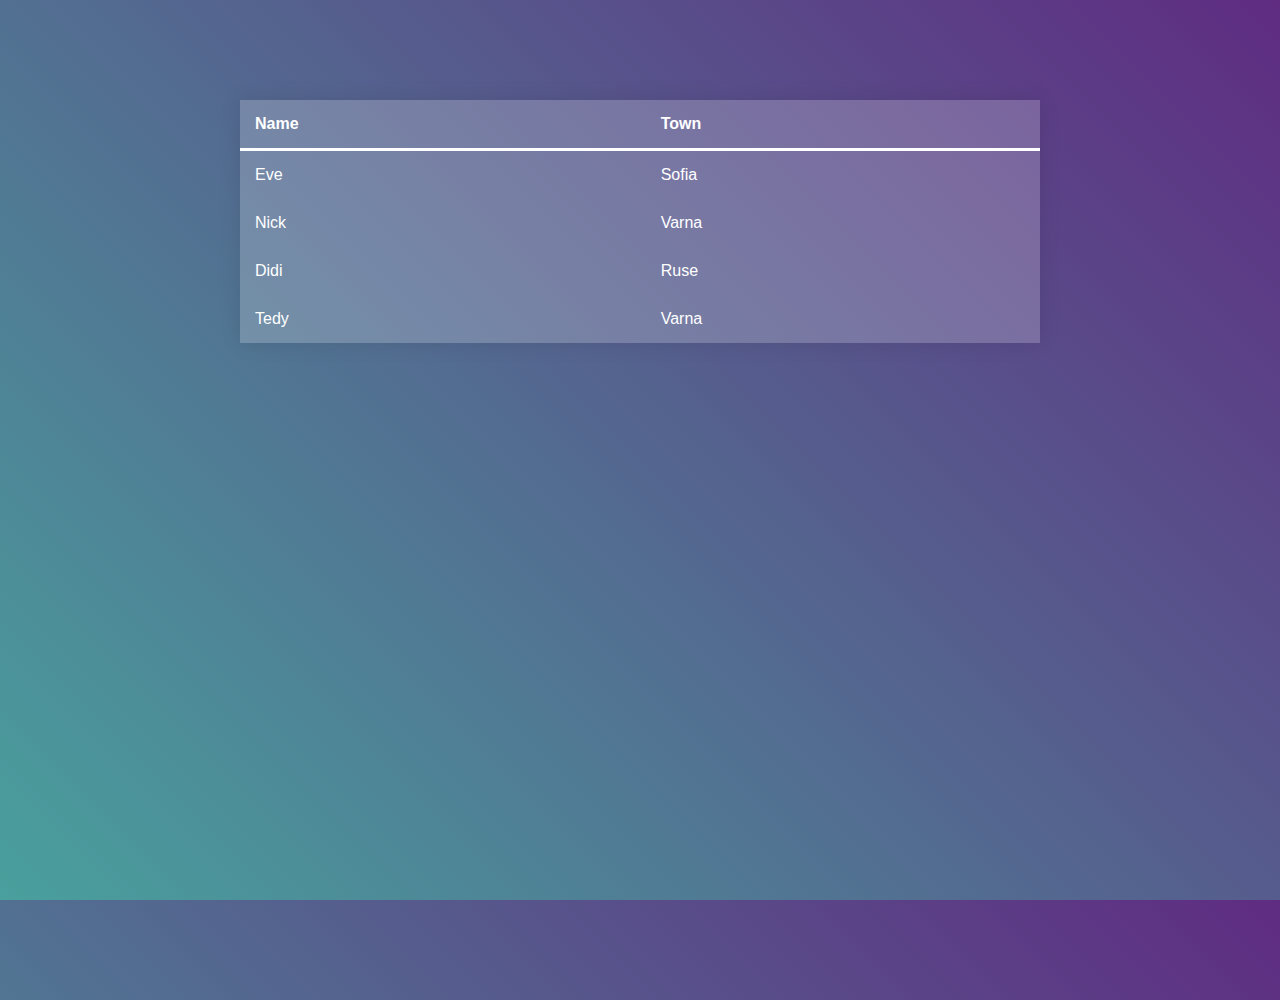
<file: 01. JS-Applications-This/04. Table/index.html>
<!DOCTYPE html>
<html lang="en">

<head>
    <meta charset="UTF-8">
    <meta name="viewport" content="width=device-width, initial-scale=1.0">
    <meta http-equiv="X-UA-Compatible" content="ie=edge">
    <link rel="stylesheet" href="style.css">
    <script src="index.js"></script>
    <title>Document</title>
</head>

<body>
    <table class="minimalistBlack">
        <thead>
            <tr>
                <th>Name</th>
                <th>Town</th>
            </tr>
        </thead>
        <tbody>
            <tr>
                <td>Eve</td>
                <td>Sofia</td>
            </tr>
            <tr>
                <td>Nick</td>
                <td>Varna</td>
            </tr>
            <tr>
                <td>Didi</td>
                <td>Ruse</td>
            </tr>
            <tr>
                <td>Tedy</td>
                <td>Varna</td>
            </tr>
        </tbody>
    
    </table>

</body>
<script>
    solve()
</script>

</html>
</file>
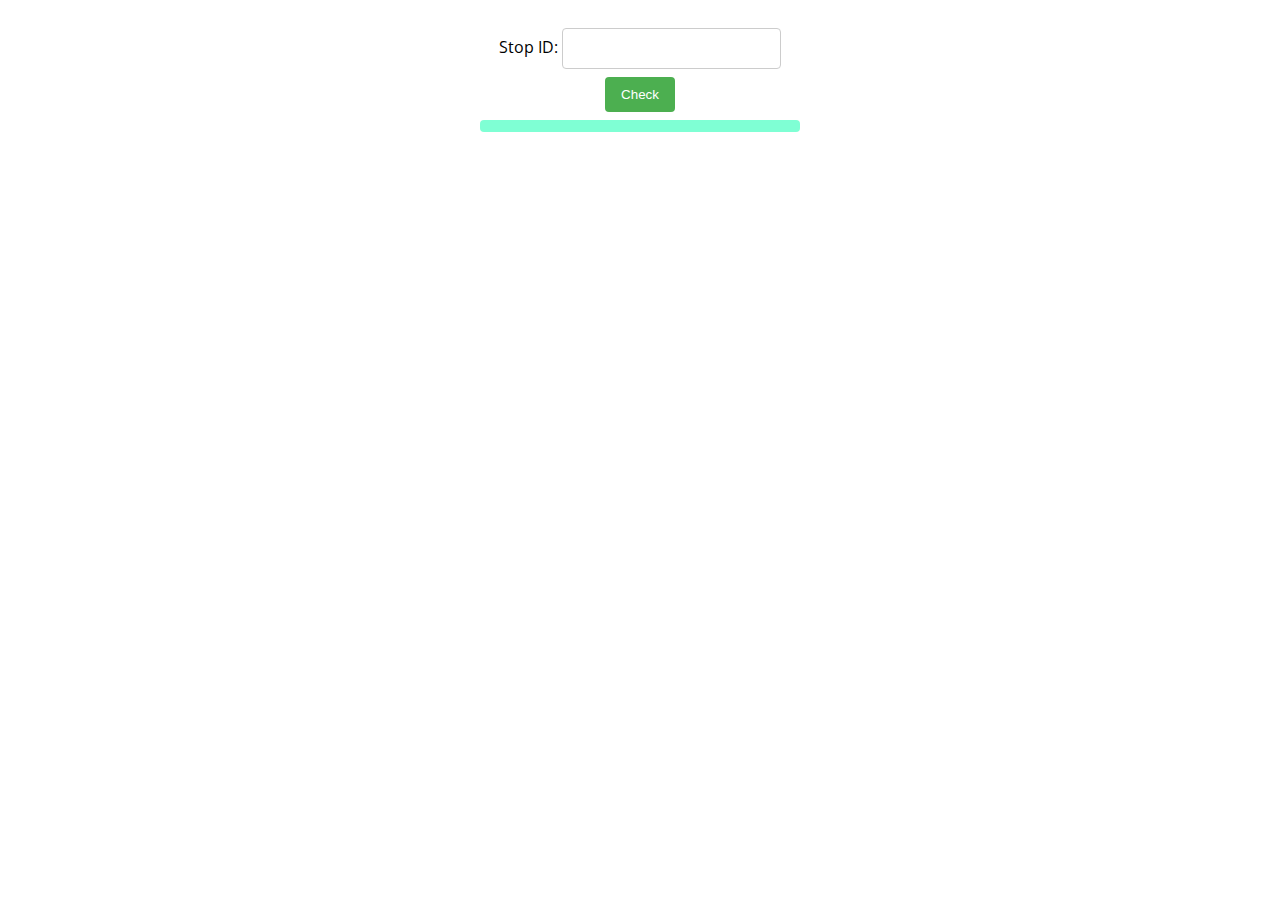
<file: 04. JS-Applications-REST-Services-and-AJAX/01.BUS-STOP/index.html>
<!DOCTYPE html>
<html lang="en">

<head>
    <meta charset="UTF-8">
    <title>Bus Stop</title>
    <link rel="stylesheet" href="./styles.css">
</head>

<body>
    <div id="stopInfo" style="width:20em">
        <div>
            <label for="stopId">Stop ID: </label>
            <input id="stopId" type="text">
            <input id="submit" type="button" value="Check" onclick="getInfo()"></div>
        <div id="result">
            <div id="stopName"></div>
            <ul id="buses"></ul>
        </div>
    </div>
    <script src="./app.js"></script>
</body>

</html>
</file>
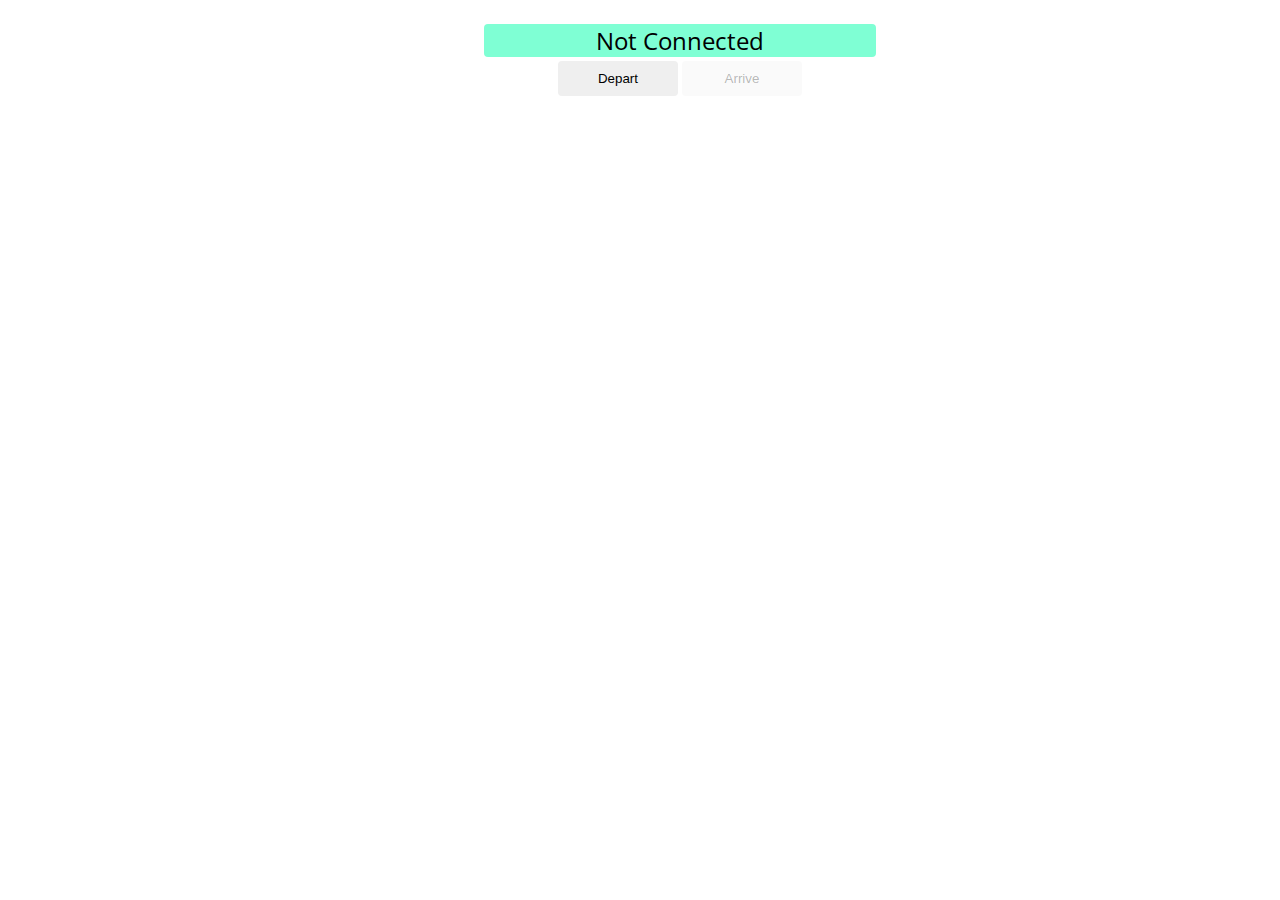
<file: 04. JS-Applications-REST-Services-and-AJAX/02.BUS-SCHEDULE/index.html>
<!DOCTYPE html>
<html lang="en">

<head>
    <meta charset="UTF-8">
    <title>Bus Schedule</title>
    <link rel="stylesheet" href="./styles.css">
</head>

<body>
    <div id="schedule">
        <div id="info"><span class="info">Not Connected</span></div>
        <div id="controls">
            <input id="depart" value="Depart" type="button" onclick="result.depart()">
            <input id="arrive" value="Arrive" type="button" onclick="result.arrive()" disabled="true">
        </div>
    </div>
    <script src="./app.js"></script>
</body>

</html>
</file>
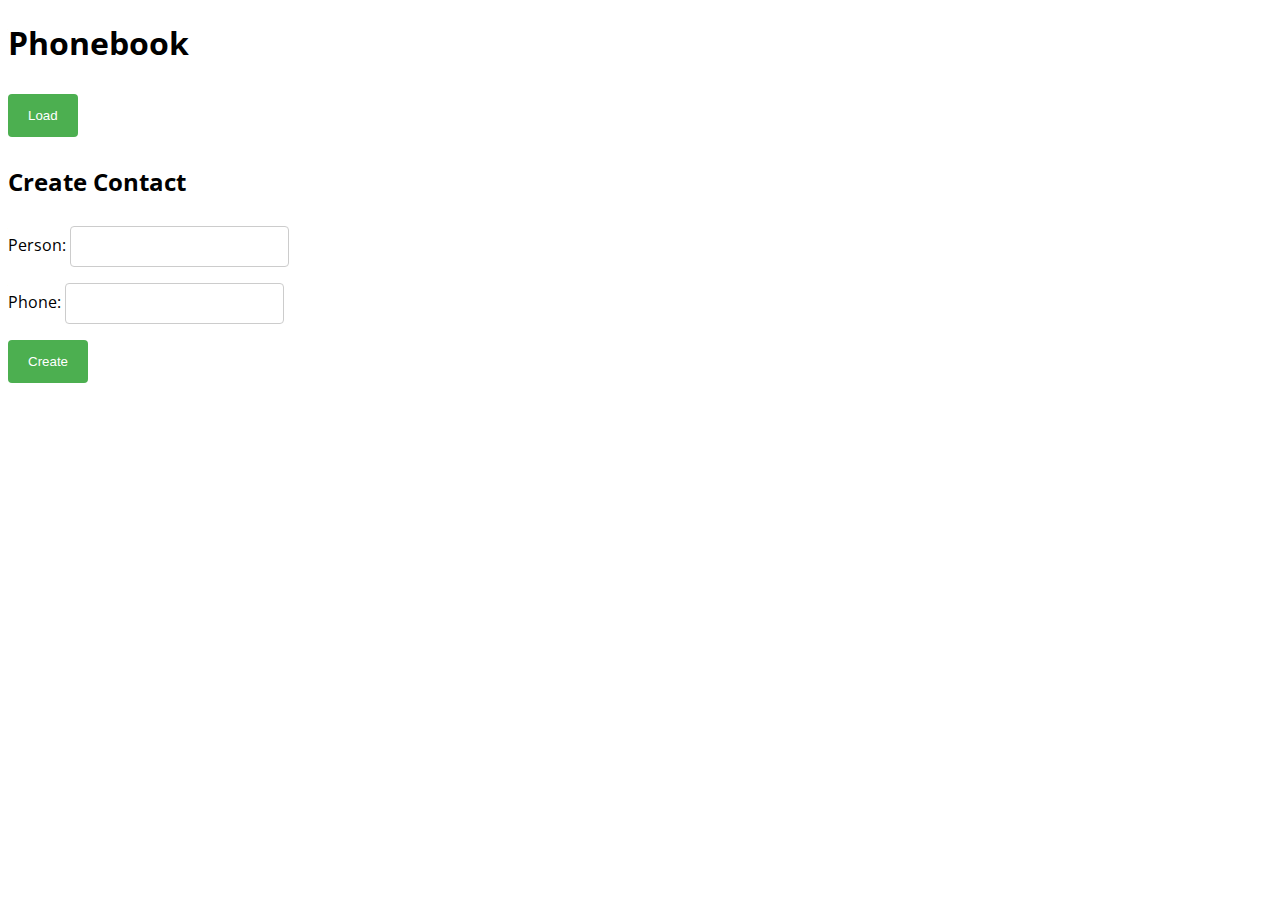
<file: 04. JS-Applications-REST-Services-and-AJAX/03.PHONEBOOK/index.html>
<!DOCTYPE html>
<html lang="en">

<head>
    <meta charset="UTF-8">
    <title>Phonebook</title>
    <link rel="stylesheet" type="text/css" href="styles.css">
</head>

<body>
    <h1>Phonebook</h1>
    <ul id="phonebook"></ul>
    <button id="btnLoad">Load</button>

    <h2>Create Contact</h2>
    Person: <input type="text" id="person" />
    <br>
    Phone: <input type="text" id="phone" />
    <br>
    <button id="btnCreate">Create</button>
    <script src="app.js"></script>

</body>

</html>
</file>
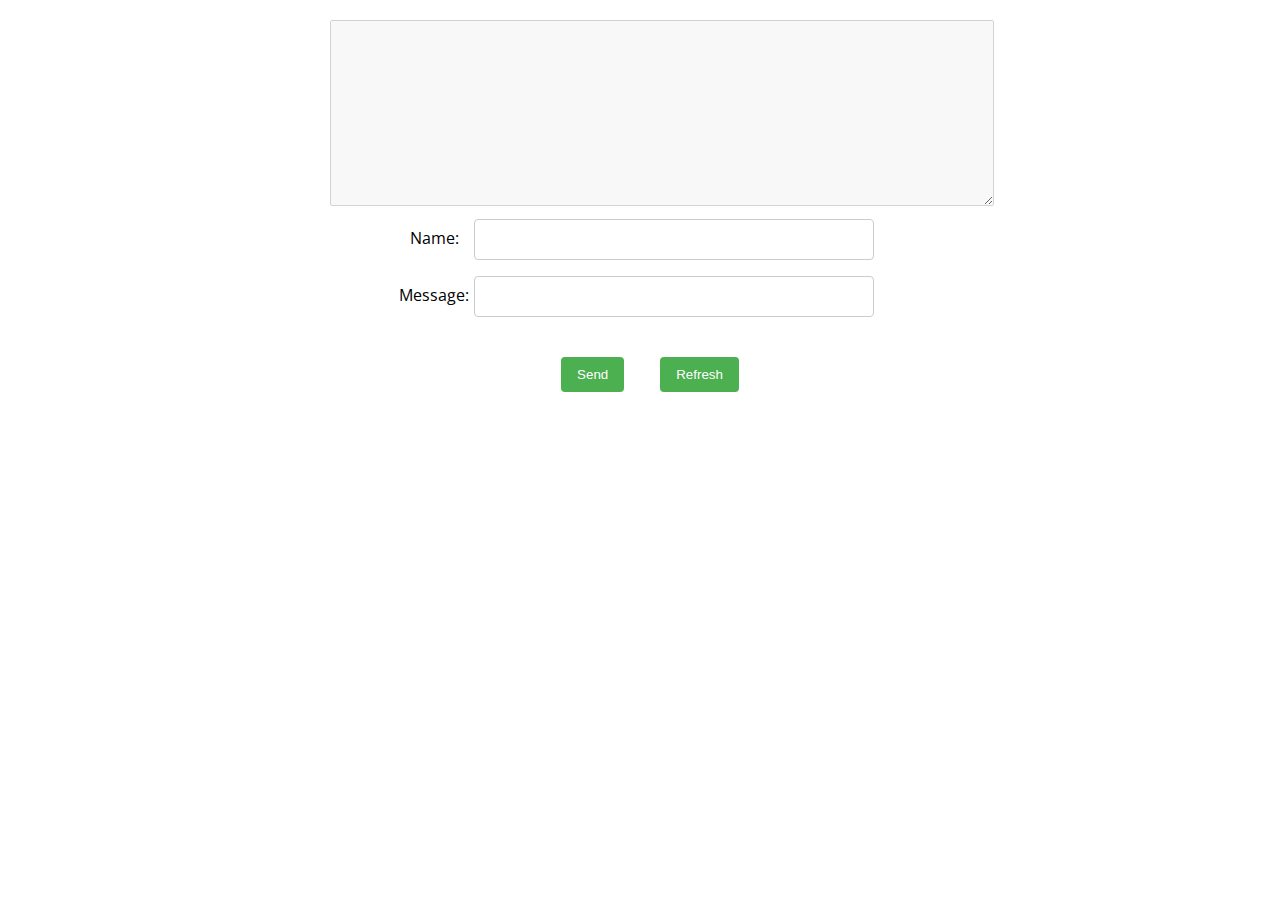
<file: 04. JS-Applications-REST-Services-and-AJAX/04.MESSENGER/index.html>
<!DOCTYPE html>
<html lang="en">

<head>
    <meta charset="UTF-8">
    <title>Messenger</title>
    <link rel="stylesheet" href="./styles.css">
</head>

<body>
    <div id="main">
        <textarea id="messages" cols="80" rows="12" disabled="true"></textarea>
        <div id="controls">
            <label for="author">Name: </label><input id="author" type="text"><br>
            <label for="content">Message: </label><input id="content" type="text">
            <input id="submit" type="button" value="Send">
            <input id="refresh" type="button" value="Refresh">
        </div>
    </div>
    <script src="app.js"></script>
</body>

</html>
</file>
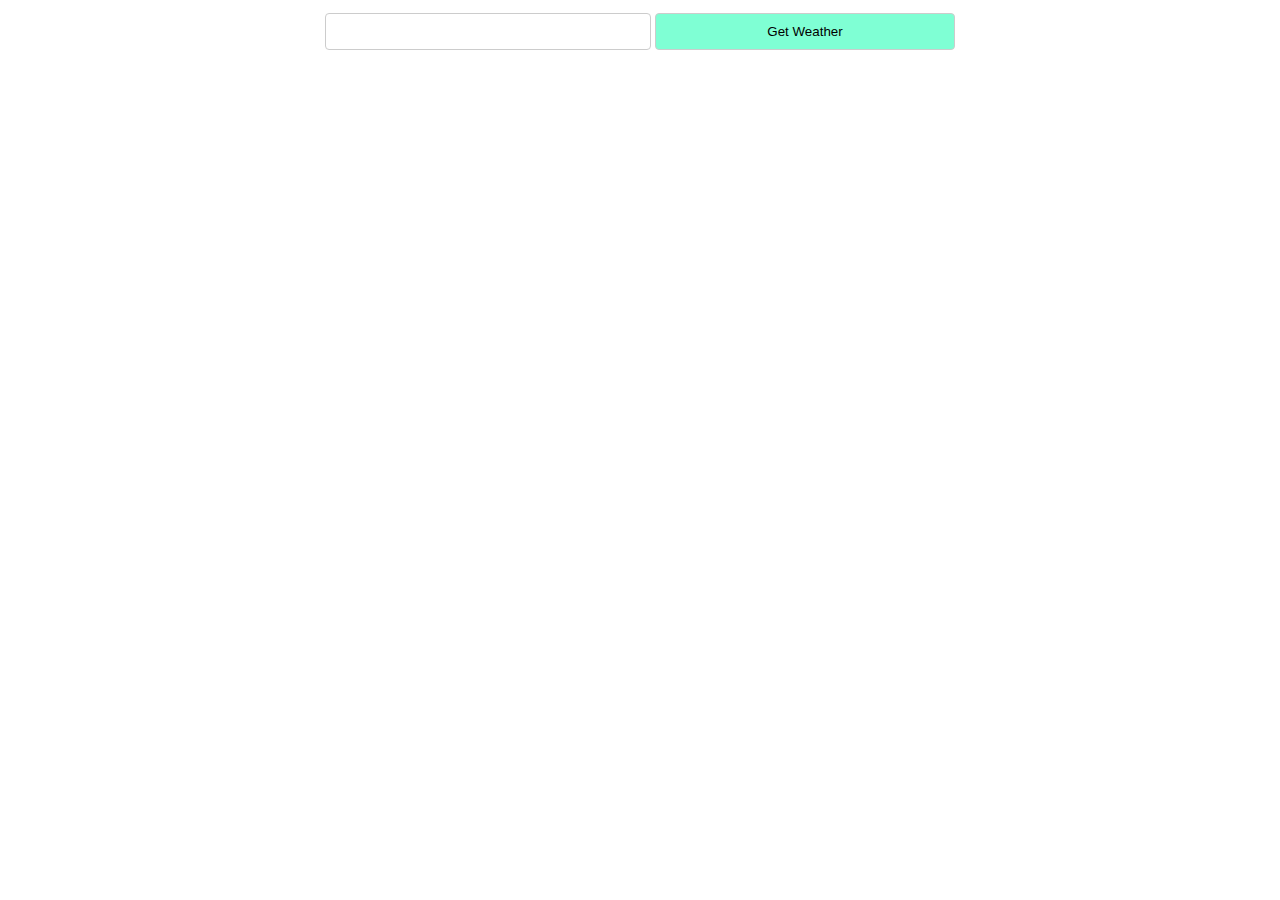
<file: 05 JS-Applications-Asyncronous-Programming/01. FORECASTER/index.html>
<!DOCTYPE html>
<html lang="en">

<head>
    <meta charset="UTF-8">
    <title>Forecaster</title>
    <link rel="stylesheet" href="./styles.css">
</head>

<body>
    <div id="content">
        <div id="request">
            <input id="location" class='bl' type="text">
            <input id="submit" class="bl" type="button" value="Get Weather">
        </div>
        <div id="forecast" style="display:none">
            <div id="current">
                <div class="label">Current conditions</div>
            </div>
            <div id="upcoming">
                <div class="label">Three-day forecast</div>
            </div>
        </div>
    </div>
    <script src="./app.js"></script>
</body>

</html>
</file>
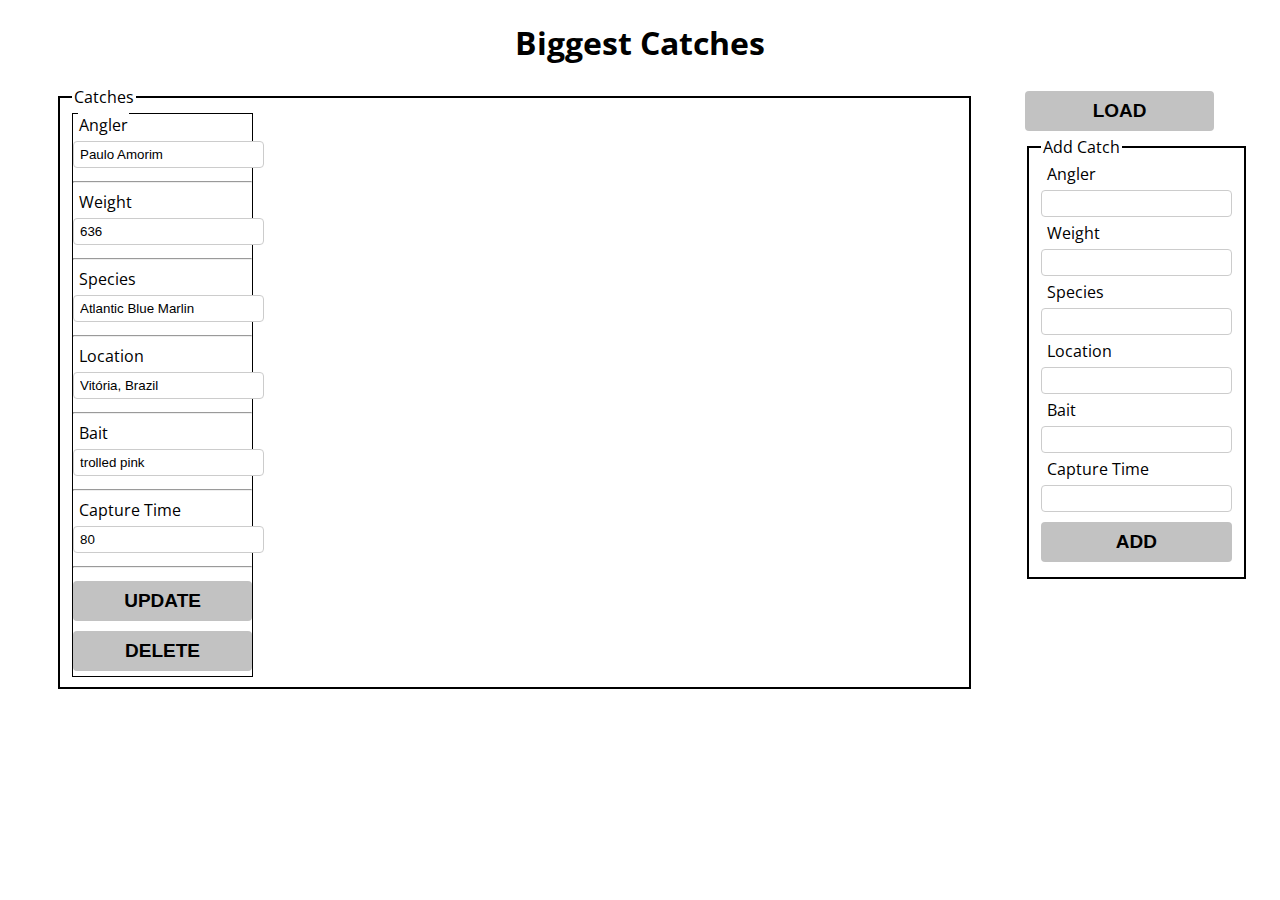
<file: 05 JS-Applications-Asyncronous-Programming/02. FISHER-GAME/index.html>
<!DOCTYPE html>
<html lang="en">

<head>
    <meta charset="UTF-8">
    <title>Biggest Catch</title>
    <link rel="stylesheet" href="./styles.css">
</head>

<body>
    <h1>Biggest Catches</h1>
    <fieldset id="main">
        <legend>Catches</legend>
        <div id="catches">
            <div class="catch" data-id="<id-goes-here>">
                <label>Angler</label>
                <input type="text" class="angler" value="Paulo Amorim" />
                <hr>
                <label>Weight</label>      
                <input type="number" class="weight" value="636" />
                <hr>
                <label>Species</label>
                <input type="text" class="species" value="Atlantic Blue Marlin" />
                <hr>
                <label>Location</label>
                <input type="text" class="location" value="Vitória, Brazil" />
                <hr>
                <label>Bait</label>
                <input type="text" class="bait" value="trolled pink" />
                <hr>
                <label>Capture Time</label>
                <input type="number" class="captureTime" value="80" />
                <hr>
                <button class="update">Update</button>
                <button class="delete">Delete</button>
            </div>
        </div>
    </fieldset>
    <aside>
        <button class="load">Load</button>
        <fieldset id="addForm">
            <legend>Add Catch</legend>
            <label>Angler</label>
            <input type="text" class="angler" />
            <label>Weight</label>
            <input type="number" class="weight" />
            <label>Species</label>
            <input type="text" class="species" />
            <label>Location</label>
            <input type="text" class="location" />
            <label>Bait</label>
            <input type="text" class="bait" />
            <label>Capture Time</label>
            <input type="number" class="captureTime" />
            <button class="add">Add</button>
        </fieldset>
    </aside>
    <script src="./app.js"></script>
</body>

</html>
</file>
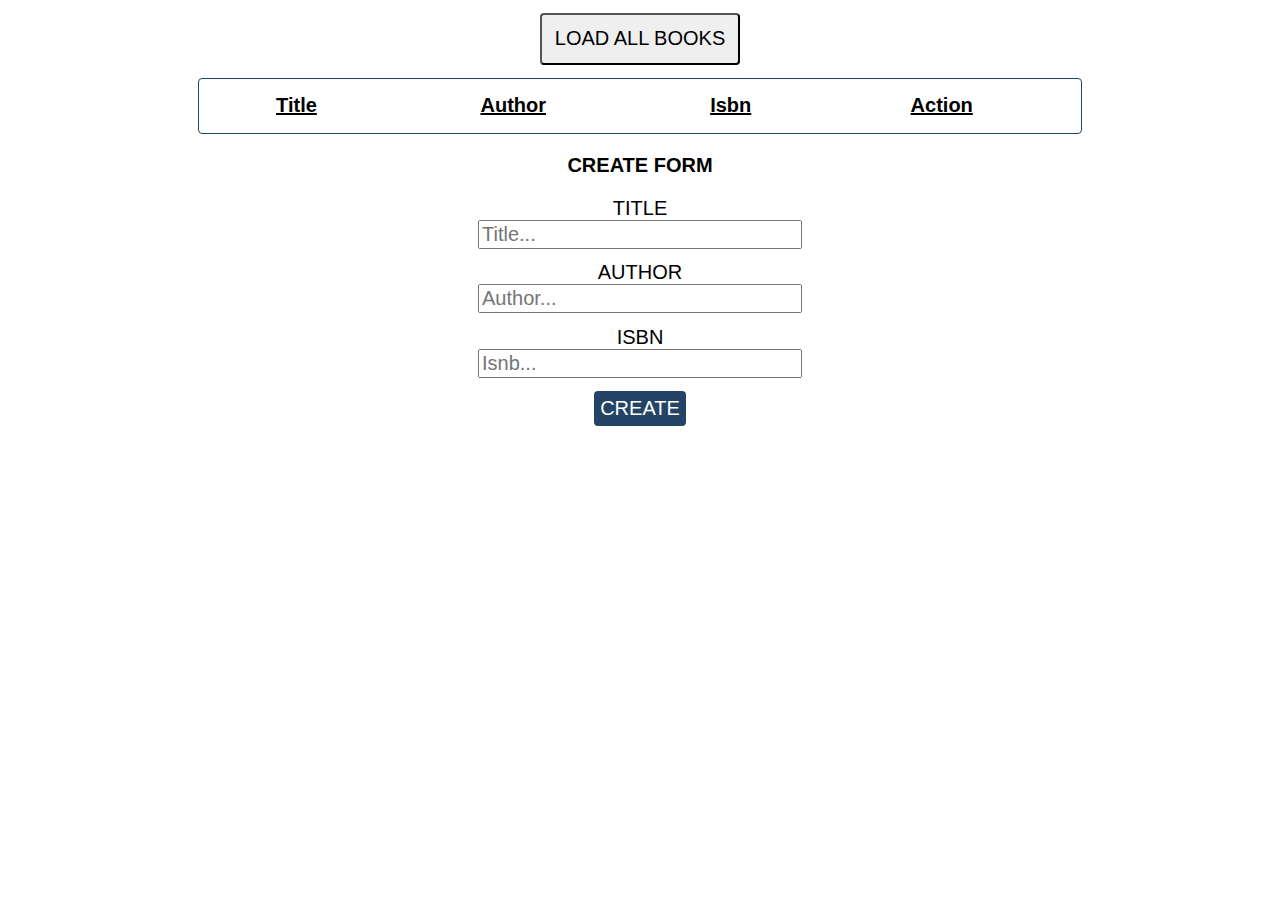
<file: 06. JS-Applications-Remote-Databases/BOOKS/index.html>
<!DOCTYPE html>
<html lang="en">
<head>
    <meta charset="UTF-8">
    <meta name="viewport" content="width=device-width, initial-scale=1.0">
    <meta http-equiv="X-UA-Compatible" content="ie=edge">
    <title>Books</title>
    <link rel="stylesheet" href="./styles.css">
	
	<script type="module" src="./requester.js"></script>
	<script type="module" src="./app.js"></script>
</head>
<body>
    <button id="loadBooks">LOAD ALL BOOKS</button>
    <table>
        <thead>
            <tr>
                <th>Title</th>
                <th>Author</th>
                <th>Isbn</th>
                <th>Action</th>
            </tr>
        </thead>
        <tbody>
            
        </tbody>
    </table>

    <form>
        <h3>CREATE FORM</h3>
		<input type="hidden" id="edit-id" value="">
        <label>TITLE</label>
        <input type="title" id="title" placeholder="Title...">
        <label>AUTHOR</label>
        <input type="title" id="author" placeholder="Author...">
        <label>ISBN</label>
        <input type="title" id="isbn" placeholder="Isnb...">
        <button id="createBook">CREATE</button>
    </form>
</body>
</html>

<!--Feel free to change/update/modify the HTML Structure-->
</file>
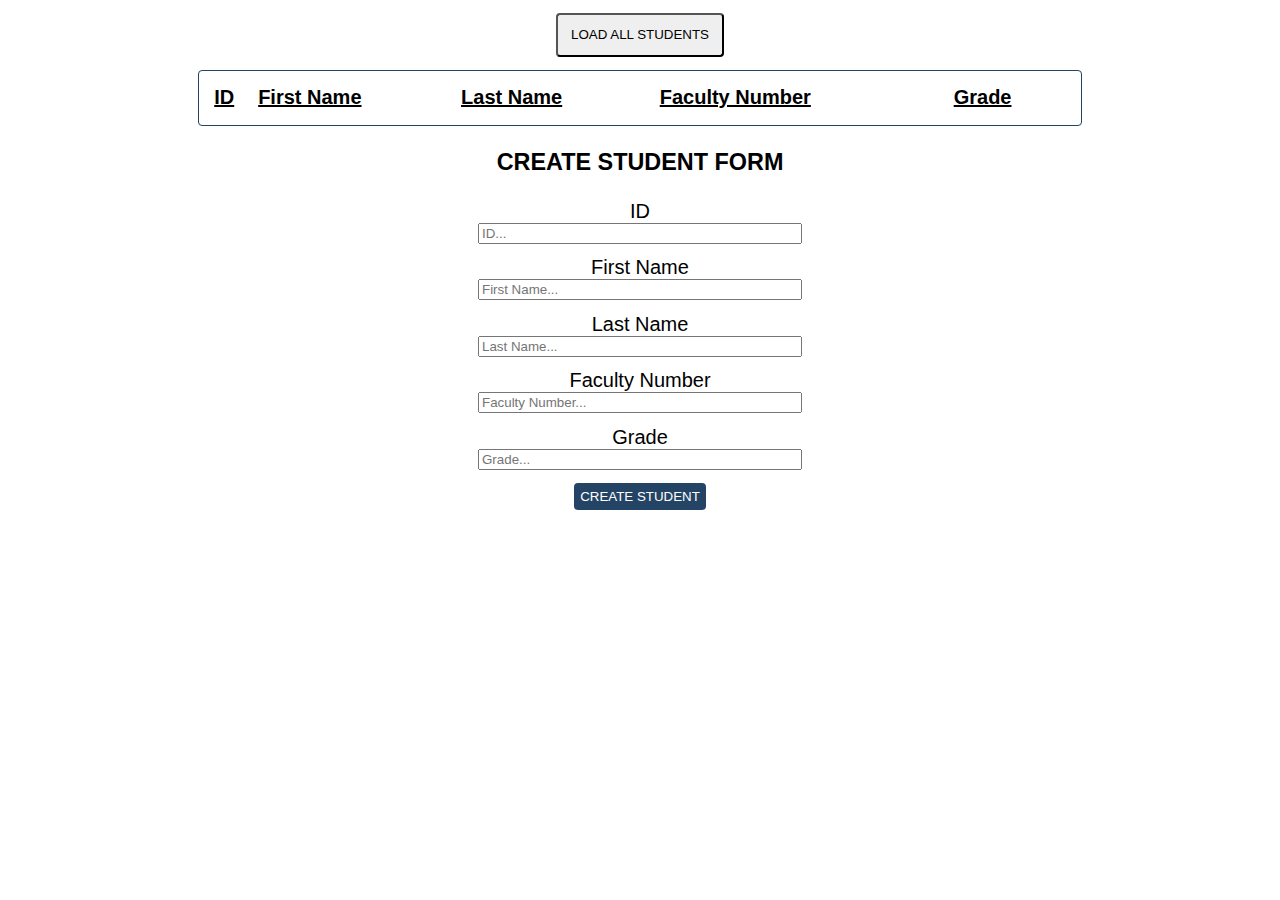
<file: 06. JS-Applications-Remote-Databases/STUDENTS/index.html>
<!DOCTYPE html>
<html lang="en">

<head>
    <meta charset="UTF-8">
    <title>Students</title>
    <link rel="stylesheet" href="./styles.css">
</head>

<body>
<button id="loadStudents">LOAD ALL STUDENTS</button>
    <table id="results">
        <thead>
            <tr>
                <th>ID</th>
                <th>First Name</th>
                <th>Last Name</th>
                <th>Faculty Number</th>
                <th>Grade</th>
            </tr>
        </thead>
        <tbody></tbody>
    </table>
	 <form>
        <h3>CREATE  STUDENT FORM</h3>
        <label>ID</label>
        <input type="title" id="id" placeholder="ID...">
        <label>First Name</label>
        <input type="title" id="firstName" placeholder="First Name...">
        <label>Last Name</label>
        <input type="title" id="lastName" placeholder="Last Name...">
		<label>Faculty Number</label>
        <input type="title" id="facultyNumber" placeholder="Faculty Number...">
		<label>Grade</label>
        <input type="title" id="grade" placeholder="Grade...">
        <button id="createStudent">CREATE STUDENT</button>
    </form>
	<script type="module" src="./requester.js"></script>
    <script type="module" src="./app.js"></script>
</body>

</html>
</file>
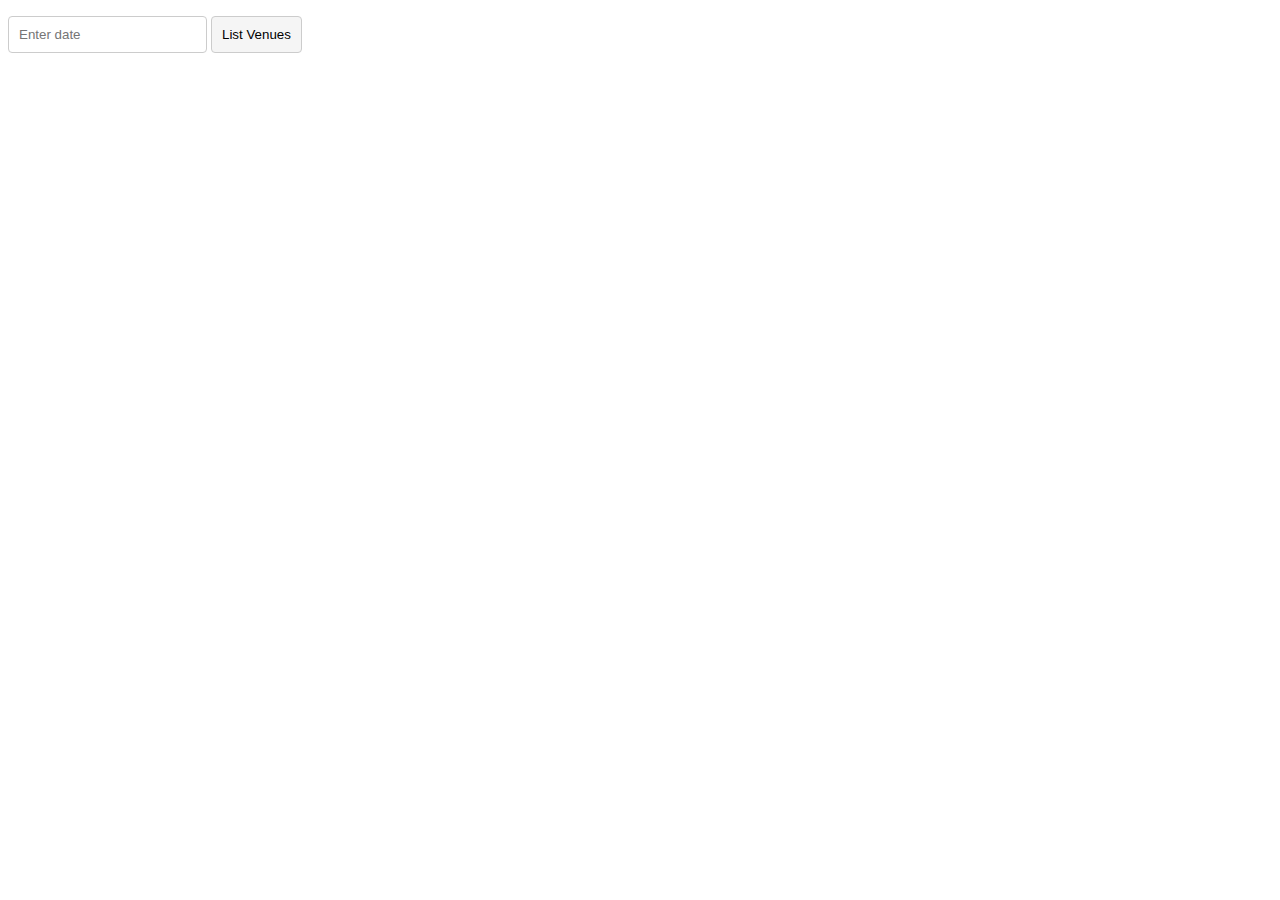
<file: 06. JS-Applications-Remote-Databases/VENUEMASTER/index.html>
<!DOCTYPE html>
<html lang="en">

<head>
    <meta charset="UTF-8">
    <title>Venue Master</title>
    <link rel="stylesheet" href="./styles.css">
</head>

<body>
    <div id="content">
        <div id="date-control">
            <input type="text" id="venueDate" placeholder="Enter date">
            <input type="button" id="getVenues" value="List Venues">
        </div>
        <div id="venue-info"></div>
    </div>
	<script type="module" src="requester.js"></script>
    <script type="module" src="app.js"></script>
</body>

</html>

<!--VENUE TEMPLATE-->

<!-- <div class="venue" id="{venue._id}">
    <span class="venue-name"><input class="info" type="button" value="More info">{venue.name}</span>
    <div class="venue-details" style="display: none;">
        <table>
            <tr>
                <th>Ticket Price</th>
                <th>Quantity</th>
                <th></th>
            </tr>
            <tr>
                <td class="venue-price">{venue.price} lv</td>
                <td><select class="quantity">
                        <option value="1">1</option>
                        <option value="2">2</option>
                        <option value="3">3</option>
                        <option value="4">4</option>
                        <option value="5">5</option>
                    </select></td>
                <td><input class="purchase" type="button" value="Purchase"></td>
            </tr>
        </table>
        <span class="head">Venue description:</span>
        <p class="description">{venue.description}</p>
        <p class="description">Starting time: {venue.startingHour}</p>
    </div>
</div> -->

<!------------------------------------------------------------------------------------------------------------->

<!--CONFIRMATION TEMPLATE-->

<!-- <span class="head">Confirm purchase</span>
<div class="purchase-info">
    <span>{name}</span>
    <span>{qty} x {price}</span>
    <span>Total: {qty * price} lv</span>
    <input type="button" value="Confirm">
</div> -->
</file>
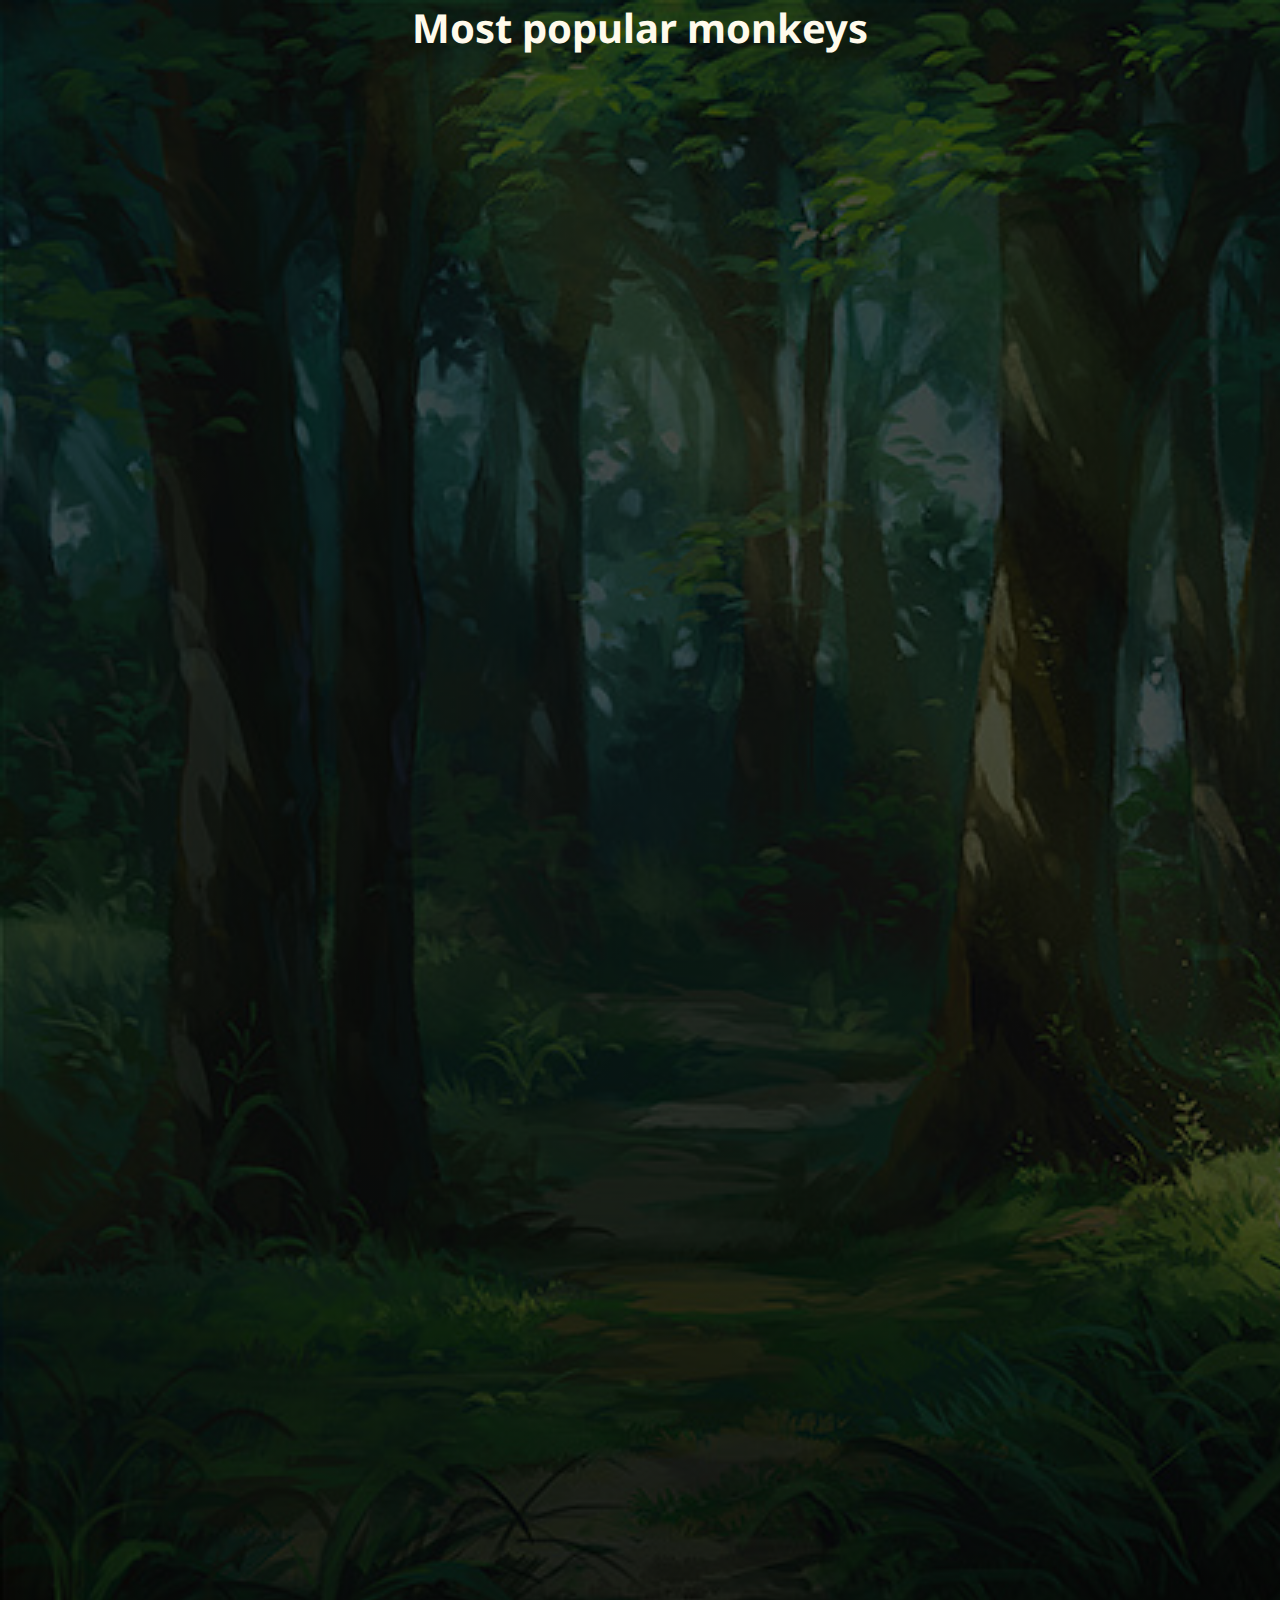
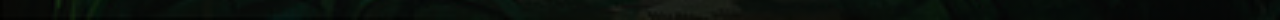
<file: 07. JS-Applications-Templating/03. Popular Monkeys/index.html>
<html lang="en">
<head>
  <meta charset="UTF-8">
  <title>Popular Monkeys</title>
  <script src="handlebars.min.js"></script>
  <link rel="stylesheet" type="text/css" href="./style.css"/>
  <script src="http://code.jquery.com/jquery-3.3.1.min.js"></script>
  <script src="./monkeys.js"></script>
  <script src="./monkeysTemplate.js"></script>
</head>
<body>
  <section>
    <h1>Most popular monkeys</h1>
    <div class="monkeys"> 
      
    </div>
  </section>
</body>
<script type="text/x-handlebars-template" id="monkey-template">
  /* Write your template here */
</script>
</html>
</file>
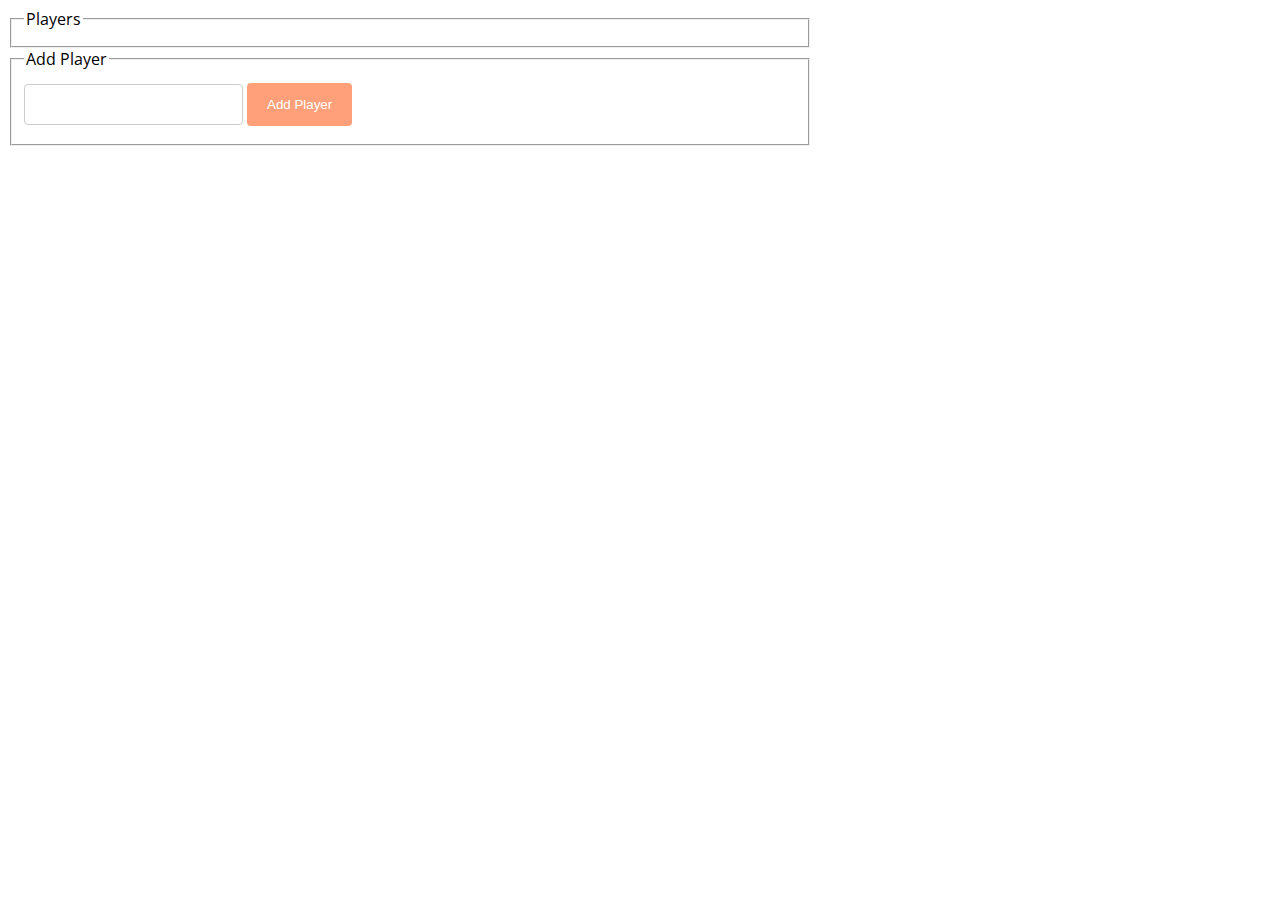
<file: 06. JS-Applications-Remote-Databases/WILD-WILD-WEST/west.html>
<!DOCTYPE html>
<html lang="en">
<head>
    <meta charset="UTF-8">
    <title>Wild Wild West</title>
    <script src="https://code.jquery.com/jquery-3.1.1.min.js"></script>
    <script src="loadCanvas.js"></script>
    <script src="attachEvents.js"></script>
    <link href="./styles.css" rel="stylesheet" type="text/css" />
</head>
<body>
<div id="buttons">
    <button style="display: none;" id="save">Save</button>
    <button style="display: none;" id="reload">Reload</button>
</div>
<canvas style="display: none;" width="800" height="600" style="border: 5px solid orange" id="canvas">Canvas not supported</canvas>
<fieldset>
    <legend>Players</legend>
    <div id="players">
        
    </div>
</fieldset>
<fieldset>
    <legend>Add Player</legend>
    <input type="text" id="addName">
    <button id="addPlayer">Add Player</button>
</fieldset>
<script>
    $(document).ready(attachEvents);
</script>
</body>
</html>
</file>
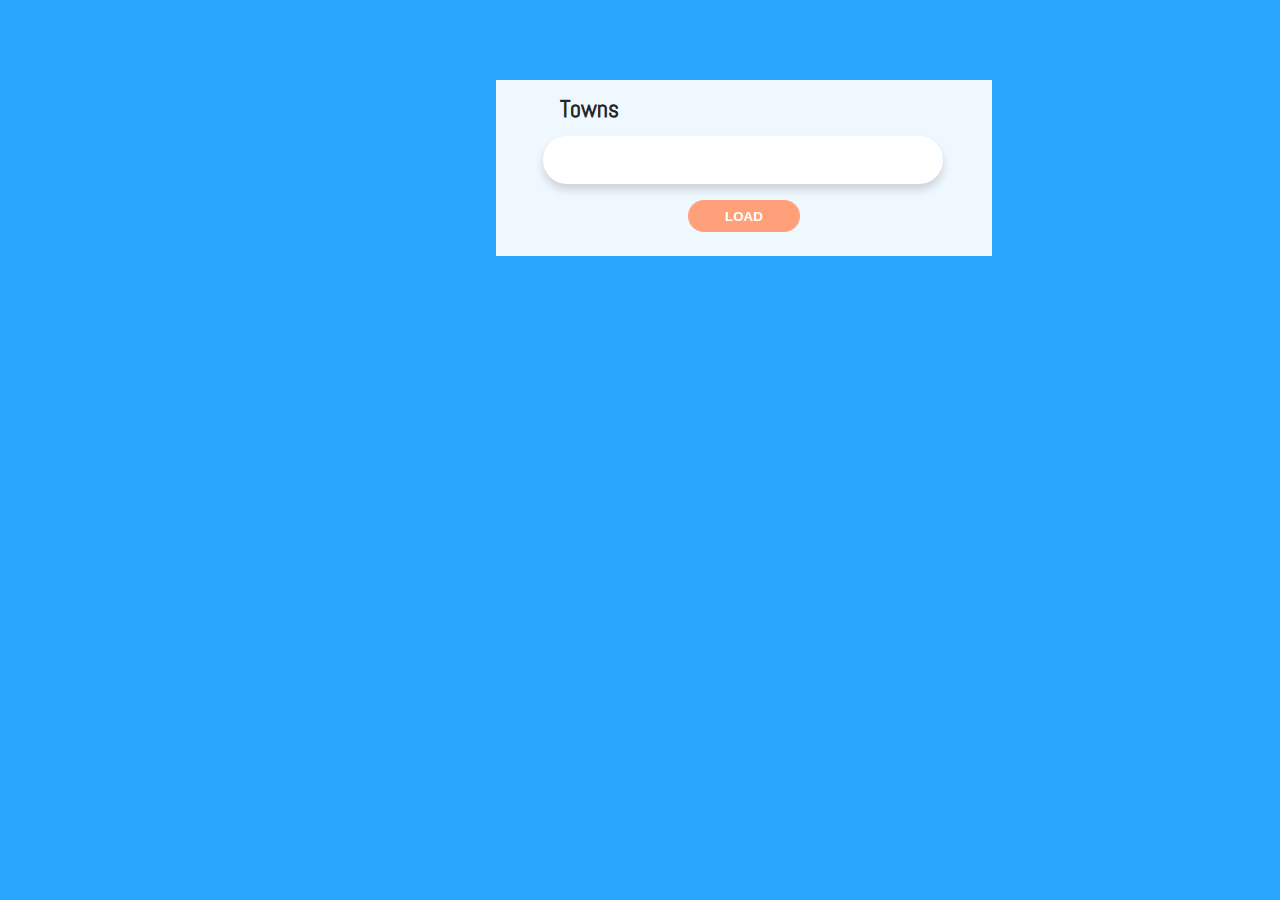
<file: 07. JS-Applications-Templating/01. List Towns/01.list-towns.html>
<!DOCTYPE html>
<html lang="en">

<head>
    <meta charset="UTF-8">
    <title>List Towns</title>
    <script src="./handlebars.min.js"></script>
    <link rel="stylesheet" href="style.css">
</head>

<body>
    <form action="#" class="content">
        <label for="towns">Towns</label>
        <input id="towns" type="text" />
        <button id="btnLoadTowns">Load</button>
    </form>
    <div id="root">
        <ul>
           
        </ul>
    </div>
</body>
<script src="./app.js"></script>

</html>
</file>
<file: 01. JS-Applications-This/04. Table/style.css>
html,

body {
	height: 100%;
}

body {
	margin: 0;
	background: linear-gradient(45deg, #49a09d, #5f2c82);
	font-family: sans-serif;
	font-weight: 100;
}

.container {
	position: absolute;
	top: 50%;
	left: 50%;
	transform: translate(-50%, -50%);
}

table {
    margin:auto;
    margin-top:100px;
	width: 800px;
	border-collapse: collapse;
	overflow: hidden;
	box-shadow: 0 0 20px rgba(0,0,0,0.1);
}

th,
td {
	padding: 15px;
	background-color: rgba(255,255,255,0.2);
	color: #fff;
}

th {
    text-align: left;
    border-bottom:solid;
}

input{
    margin:auto;
    width:100%;
    border:none;
    border-bottom: solid rgba(255,255,255,0.2);
    background-color: transparent;
}
</file>
<file: 04. JS-Applications-REST-Services-and-AJAX/01.BUS-STOP/styles.css>
@import url(https://fonts.googleapis.com/css?family=Open+Sans);
input[type=text] {
    padding: 12px 20px;
    margin: 8px 0;
    display: inline-block;
    border: 1px solid #ccc;
    border-radius: 4px;
    box-sizing: border-box;
}
input[type=button] {
    background-color: #4CAF50;
    color: white;
    padding: 10px 16px;
    border: none;
    border-radius: 4px;
    cursor: pointer;
}
input[type=button]:hover {
    background-color: #45a049;
}
body {
    margin: auto;
    width: 25%;
    text-align: center;
    padding: 20px;
    font-family: 'Open Sans', serif;
}
#stopName {
    font-size: 1.5em;
    margin: 8px 0;
    font-weight: 400;
    padding: 0.25em;
    border-radius: 4px;
    background-color: aquamarine;
}
</file>
<file: 04. JS-Applications-REST-Services-and-AJAX/02.BUS-SCHEDULE/styles.css>
@import url(https://fonts.googleapis.com/css?family=Open+Sans);
        input[type=text] {
            padding: 12px 20px;
            margin: 8px 0;
            display: inline-block;
            border: 1px solid #ccc;
            border-radius: 4px;
            box-sizing: border-box;
        }
        input[type=button] {
            padding: 10px 16px;
            border: none;
            border-radius: 4px;
            cursor: pointer;
        }
        body {
            margin: auto;
            width: 25%;
            text-align: center;
            padding: 20px;
            font-family: 'Open Sans', serif;
        }
        #schedule {
            text-align: center;
            width: 400px;
        }
        input {
            width: 120px;
        }
        #info {
            background-color: aquamarine;
            border: 1px none black;
            border-radius: 4px;
            margin: 0.25em;
        }
        .info {
            font-size: 1.5em;
            padding: 0.25em;
        }
</file>
<file: 04. JS-Applications-REST-Services-and-AJAX/03.PHONEBOOK/styles.css>
@import url(https://fonts.googleapis.com/css?family=Open+Sans);
input[type=text] {

  padding: 12px 20px;
  margin: 8px 0;
  display: inline-block;
  border: 1px solid #ccc;
  border-radius: 4px;
  box-sizing: border-box;
}

button {
  background-color: #4CAF50;
  color: white;
  padding: 14px 20px;
  margin: 8px 0;
  border: none;
  border-radius: 4px;
  cursor: pointer;
}

button:hover {
  background-color: #45a049;
}

body{
   font-family: 'Open Sans',serif;
}
</file>
<file: 04. JS-Applications-REST-Services-and-AJAX/04.MESSENGER/styles.css>
@import url(https://fonts.googleapis.com/css?family=Open+Sans);
input[type=text] {
    padding: 12px 20px;
    margin: 8px 0;
    display: inline-block;
    border: 1px solid #ccc;
    border-radius: 4px;
    box-sizing: border-box;
}
input[type=button] {
    background-color: #4CAF50;
    color: white;
    padding: 10px 16px;
    border: none;
    border-radius: 4px;
    cursor: pointer;
    display: block;
}
input[type=button]:hover {
    background-color: #45a049;
}
body {
    margin: auto;
    text-align: center;
    padding: 20px;
    font-family: 'Open Sans', serif;
}
label {
    display: inline-block;
    width: 5em;
}
#author,
#content {
    width: 30em;
}
#controls {
    width: 38em;
}
#submit, #refresh {
    display: inline-block;
}
#submit { 
    margin: 32px;
}

#main{
	width: 50%;
	margin: 0 auto;
}
</file>
<file: 05 JS-Applications-Asyncronous-Programming/01. FORECASTER/styles.css>
#content {
    width: 75%;
    margin: 0 auto;
}

div.forecasts {
    display: inline-block;
    width: 30%;
    border: 1px solid aquamarine;
    border-radius: 4px;
    margin: 2% 2% 0.5% 0.5%;
}

div.forecast-info {
    border: 1px solid aquamarine;
    border-radius: 4px;
    margin-bottom: 1%;
}

#request {
    text-align: center;
}

.bl {
    width: 300px;
}

#current {
    text-align: center;
    font-size: 2em;
}

#upcoming {
    text-align: center;
}

.condition {
    text-align: left;
    display: inline-block;
}

.symbol {
    font-size: 4em;
    display: inline-block;
}

.forecast-data {
    display: block;
}

.upcoming {
    display: inline-block;
    margin: 1.5em;
}

.label {
    margin-top: 1em;
    font-size: 1.5em;
    background-color: aquamarine;
    font-weight: 400;
}

input {
    padding: 10px 12px;
    margin: 5px 0;
    display: inline-block;
    border: 1px solid #ccc;
    border-radius: 4px;
}

input[type=button] {
    background-color: aquamarine;
}
</file>
<file: 05 JS-Applications-Asyncronous-Programming/02. FISHER-GAME/styles.css>
@import url(https://fonts.googleapis.com/css?family=Open+Sans);
body {
    font-family: 'Open Sans', serif;
}

h1 {
    text-align: center;
}

div {
    display: inline-block;
    width: 45%;
}

aside {
    width: 15%;
    display: inline-block;
}

button {
    background-color: rgba(66, 66, 66, 0.32);
    border: none;
    outline: none;
    cursor: pointer;
    text-transform: uppercase;
    font-weight: bold;
    font-size: 19px;
    width: 100%;
    margin: 5px 0;
    padding: 9px 0;
    border-radius: 4px;
}

fieldset {
    display: inline-table;
    vertical-align: top;
    border: 2px solid black;
}

fieldset#main {
    width: 70%;
    margin: 0 50px;
}

input {
    padding: 5px 6px;
    margin: 5px 0;
    display: inline-block;
    border: 1px solid #ccc;
    border-radius: 4px;
}

label {
    margin: 5px;
    border:1px solid white;
}

hr{
    display:block;
}

.catch{
    border: 1px solid black;
}
</file>
<file: 06. JS-Applications-Remote-Databases/BOOKS/styles.css>
*{
    font-family: 'Gill Sans', 'Gill Sans MT', Calibri, 'Trebuchet MS', sans-serif;
    font-size: 20px;
}

table{
    border:1px solid #234465;
    padding: 1%;
    margin: 0 auto;
    width: 70%;
    border-radius: 4px;
}
table th{
    text-decoration: underline;
    text-align: center;
}
table tbody td{
    text-align: center;
    border-bottom:1px solid black;
    padding: 0.5%;
}

table tbody tr:nth-child(even){
    background-color: #234465;
    color: white
}

table tbody tr:nth-child(odd){
    color: #234465;
    border-bottom: 1px solid black;
}

table tbody tr:nth-child(odd) button{
    background: #234465;
    color:white;
}

table tbody tr:nth-child(even) button{
    background: white;
    color:#234465;
}

table tr td:not(:last-child):hover{
    text-decoration: underline;
}

table button{
    border: none;
    padding: 5px;
    border-radius: 5px;
    margin-left: 8%;
}

table button:hover{
    text-decoration: underline;
}

button#loadBooks{
    margin: 0 auto;
    display:block;
    padding:1%;
    margin-top: 1%;
    margin-bottom: 1%;
    border-radius: 4px;
}


label, input{
    display:block;
    margin: 0 auto;
}

form input{
    margin-bottom: 1%;
    width: 25%;
}

form{
    display: block;
    margin: 0 auto;
    text-align: center;
}

form button{
    margin: 0 auto;
    display:block;
    margin-top: 1%;
    margin-bottom: 1%;
    border-radius: 4px;
    background-color: #234465;
    color:white;
    border: none;
    padding: 0.5%;
}
</file>
<file: 06. JS-Applications-Remote-Databases/STUDENTS/styles.css>
body{
    font-family: 'Gill Sans', 'Gill Sans MT', Calibri, 'Trebuchet MS', sans-serif;
    font-size: 20px;
}

table{
    border:1px solid #234465;
    padding: 1%;
    margin: 0 auto;
    width: 70%;
    border-radius: 4px;
}
table th{
    text-decoration: underline;
    text-align: left;
}
table tbody td{
    text-align: left;
    border-bottom:1px solid black;
    padding: 0.5%;
}

table tbody tr:nth-child(even){
    background-color: #234465;
    color: white
}

table tbody tr:nth-child(odd){
    color: #234465;
    border-bottom: 1px solid black;
}

table tbody tr:nth-child(odd) button{
    background: #234465;
    color:white;
}

table tbody tr:nth-child(even) button{
    background: white;
    color:#234465;
}

table tr:hover{
    text-decoration: underline;
}

button#loadStudents{
    margin: 0 auto;
    display:block;
    padding:1%;
    margin-top: 1%;
    margin-bottom: 1%;
    border-radius: 4px;
}


label, input{
    display:block;
    margin: 0 auto;
}

form input{
    margin-bottom: 1%;
    width: 25%;
}

form{
    display: block;
    margin: 0 auto;
    text-align: center;
}

form button{
    margin: 0 auto;
    display:block;
    margin-top: 1%;
    margin-bottom: 1%;
    border-radius: 4px;
    background-color: #234465;
    color:white;
    border: none;
    padding: 0.5%;
}
</file>
<file: 06. JS-Applications-Remote-Databases/VENUEMASTER/styles.css>
#content {
    width: 800px;
}

.venue {
    border: 1px solid black;
    margin: 0.5em;
    border-radius: 4px
}

.venue-name {
    background-color: beige;
    padding: 0.1em;
    display: block;
    font-size: 2em;
    padding-left: 1em;
    background-color: lightcyan;
}

.venue-name input {
    margin-right: 1em;
}

.head {
    background-color: lightcyan;
    padding: 0.1em;
    padding-left: 1.5em;
    display: block;
    font-size: 1.5em;
}

.description {
    margin: 2em;
}

table {
    text-align: center;
    margin: 2em;
}

td, th {
    width: 100px;
}

.purchase-info span {
    display: inline-block;
    width: 100px;
    margin-left: 2em;
    margin-right: 2em;
}

.ticket {
    border: 1px solid black;
    text-align: center;
    overflow: hidden;
}

.bl {
    display: inline-block;
    font-size: 1.5em;
    margin: 1em 3em 1em 3em;
}

.left {
    width: 600px;
    float: left;
}

.right {
    float: right;
}

input {
    padding: 10px 10px;
    margin: 8px 0;
    display: inline-block;
    border: 1px solid #ccc;
    border-radius: 4px;
}

input[type=button] {
    background-color: whitesmoke;
}
</file>
<file: 07. JS-Applications-Templating/03. Popular Monkeys/style.css>
@import url('https://fonts.googleapis.com/css?family=Noto+Sans');

body {
  height: 100%;
  font-family: 'Noto Sans',
  sans-serif;
  margin: 0;
}

section {
  background: linear-gradient(rgba(0, 0, 0, 0.7), rgba(0, 0, 0, 0.7)),
    url("./images/forest.jpg");
  background-size: cover;
  background-repeat: no-repeat;
  background-position: left top;
  height: 180vh;
  padding: 0 5rem;
}

h1, h2 {
  text-align: center;
  color: #FFFAEC;
}

h1 {
  font-size: 40px;
}

div.monkeys {
  display: flex;
  justify-content: start;
  flex-wrap: wrap;
  text-align: center;
}

div.monkey {
  display: inline-block;
  width: 30%;
  padding: 7px;
}

img {
  max-height: 250px;
  border: 2px solid white;
}

button {
  display: block;
  margin: 0 auto;
  margin-top: 5px;
  border: 2px solid white;
  color: white;
  background: transparent;
  text-transform: uppercase;
  font-weight: bold;
  font-size: 20px;
  padding: 10px 15px;
}

button:hover {
 cursor: pointer;
 text-decoration: underline;
 background: rgba(0, 0, 0, 0.5);
}

p {
  font-size: 20px;
  color: #FFFAEC;
  background: rgba(0, 0, 0, 0.5);
  padding: 15px 9px;
  height: 215px;
}
</file>
<file: 06. JS-Applications-Remote-Databases/WILD-WILD-WEST/styles.css>
@import url(https://fonts.googleapis.com/css?family=Open+Sans);
canvas {
    cursor: none;
}

.player {
    display: inline-table;
    border: 2px solid lightgray;
    padding: 5px;
}

.play, .delete {
    width: 95%;
    padding: 0 5px 0 5px;
}

button {
    padding: 5px;
}

fieldset {
    box-sizing: border-box;
    width: 800px;
}

body {
    font-family: 'Open Sans', serif;
}

input[type=text] {
    padding: 12px 20px;
    margin: 8px 0;
    display: inline-block;
    border: 1px solid #ccc;
    border-radius: 4px;
}

button {
    background-color: lightsalmon;
    color: white;
    padding: 14px 20px;
    margin: 8px 0;
    border: none;
    border-radius: 4px;
    cursor: pointer;
}
</file>
<file: 07. JS-Applications-Templating/01. List Towns/style.css>
@import url('https://fonts.googleapis.com/css?family=Abel&display=swap');

* {
    margin: 0;
    padding: 0;
    box-sizing: border-box;
}

html {
    background-color: #2AA5FE;
}

body {
    padding: 40px;
    color: rgba(0, 0, 0, 0.87);
    font-family: 'Abel', sans-serif;
    position: relative;
}

.content {
    position: absolute;
    left: 31rem;
    top: 5rem;
    width: 31rem;
    height: 11rem;
    padding-top: 2rem;
    background-color: aliceblue;
}

input[type="text"] {
    border: none;
    border-radius: 5rem;
    width: 25rem;
    height: 3rem;
    font-family: monospace;
    position: relative;
    padding-left: 1rem;
    top: 1.5rem;
    outline: none;
    box-shadow: 0 6px 8px rgba(0, 0, 0, 0.15);
    padding-right: 1rem;
    right: 1rem;
}

button {
    position: absolute;
    top: 7.5rem;
    left: 12rem;
    border: none;
    color: #fff;
    background-color: lightsalmon;
    width: 7rem;
    height: 2rem;
    border-radius: 5rem;
    outline: none;
    font-weight: 700;
    text-transform: uppercase;
}

label {
    position: relative;
    bottom: 1.5rem;
    left: 4rem;
    font-weight: 700;
    font-size: 1.5rem;
}

#root {
    position: absolute;
    list-style: none;
    left: 31rem;
    top: 17rem;
    background-color: aliceblue;
    width: 31rem;
    padding-left: 2rem;
}

#root li {
    margin-bottom: 1rem;
    width: 27rem;
    border-bottom: 0.2rem solid grey;
    font-size: 21px;
    word-break: break-all;
}

#root li:nth-child(1) {
    padding-top: 0.5rem;
}
</file>
